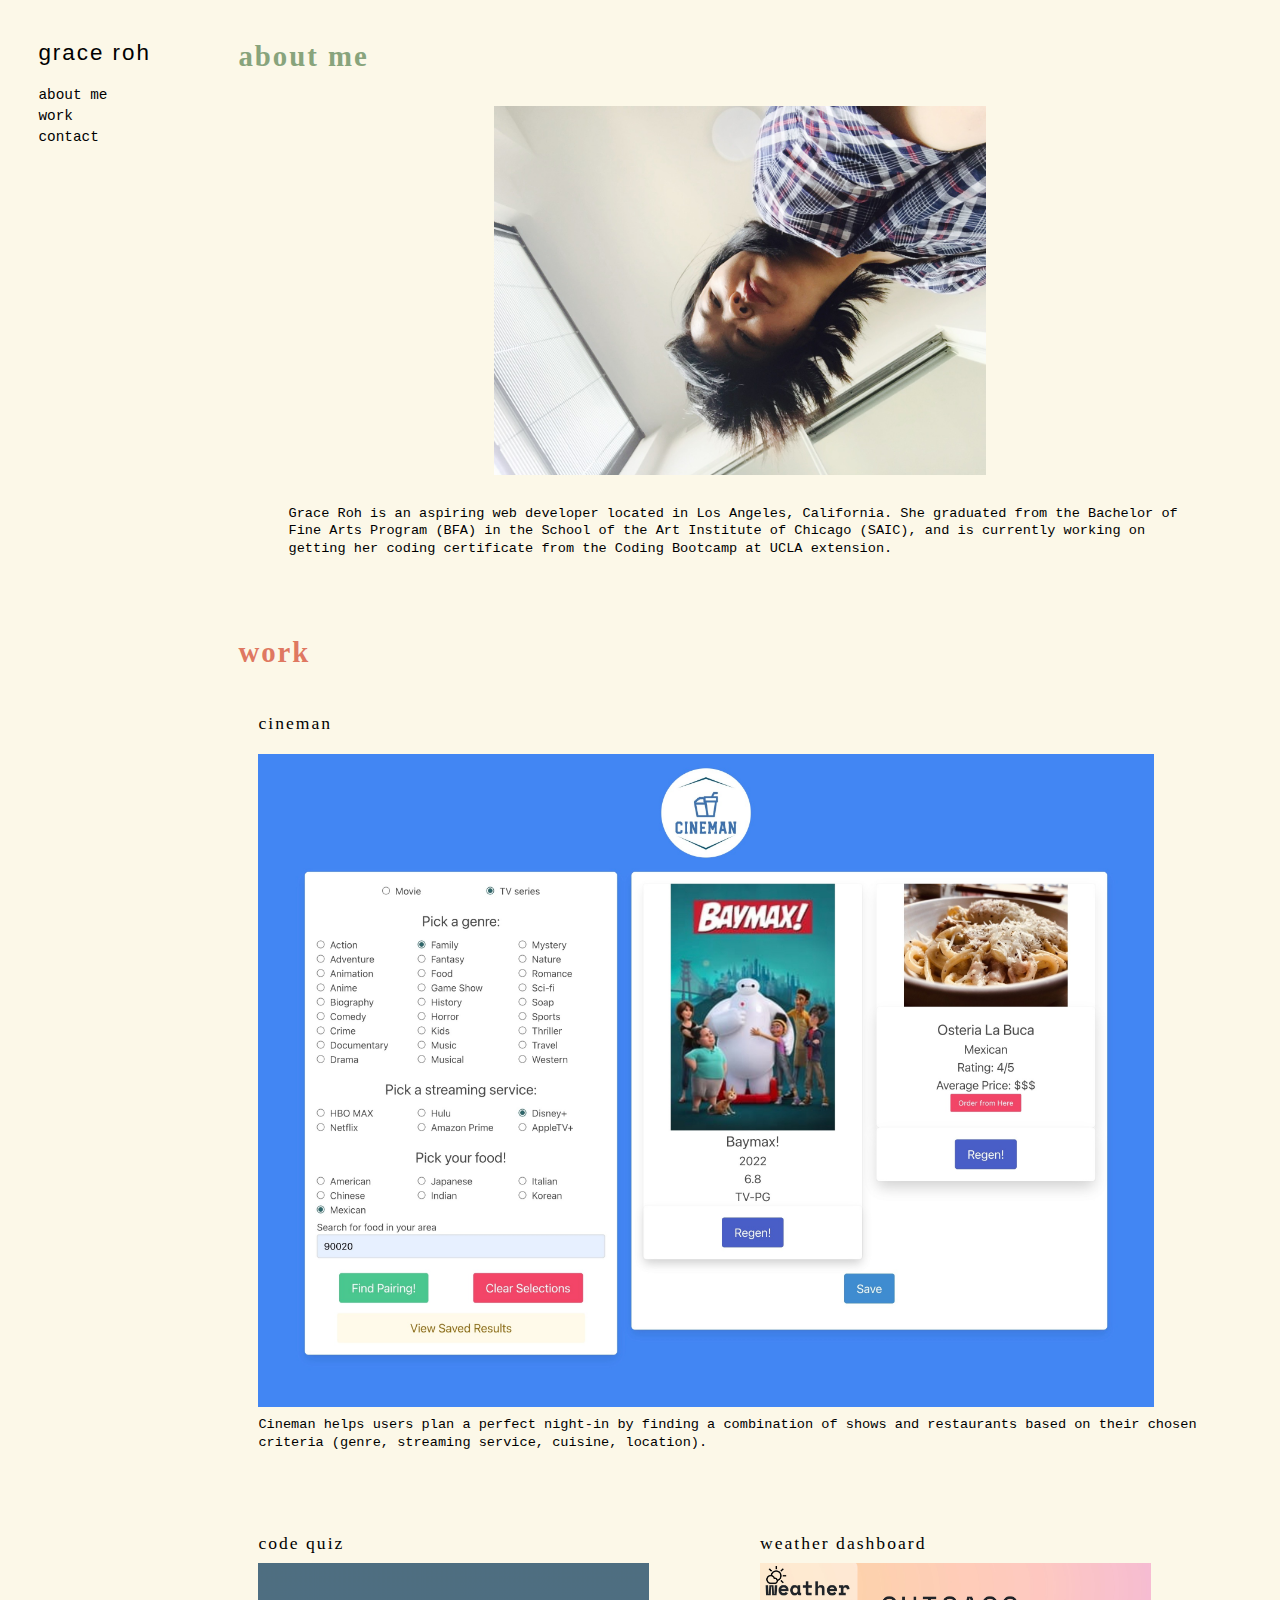
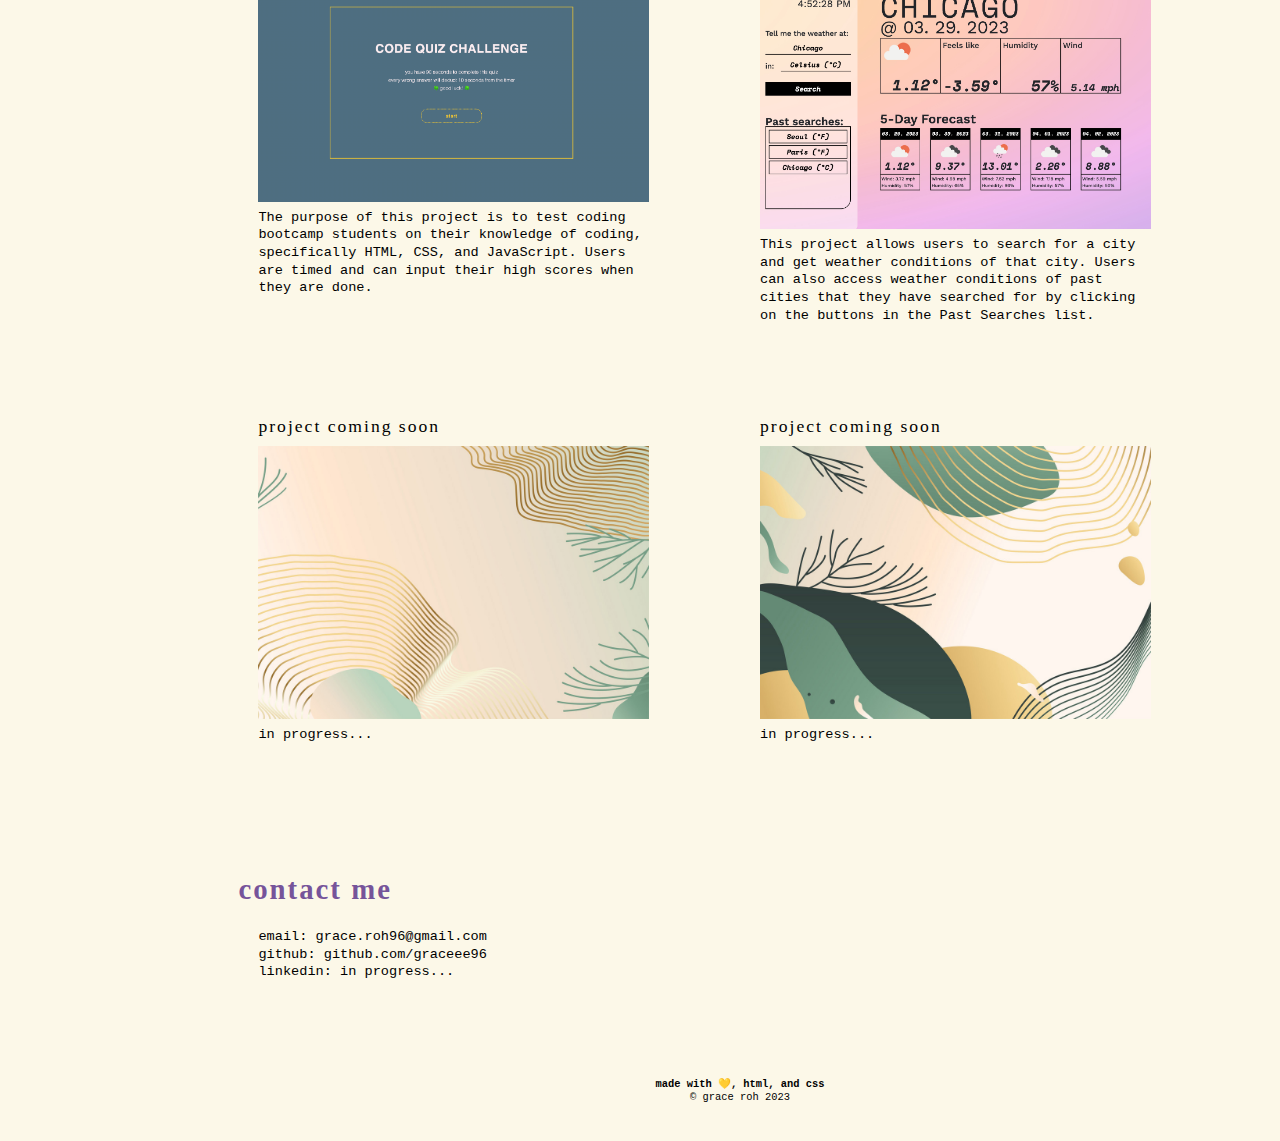
<file: index.html>
<!DOCTYPE html>
<html lang="en">
<head>
    <meta charset="UTF-8">
    <meta http-equiv="X-UA-Compatible" content="IE=edge">
    <meta name="viewport" content="width=device-width, initial-scale=1.0">
    <link rel="stylesheet" href="./assets/css/reset.css">
    <link rel="stylesheet" href="./assets/css/style.css">
    <title>Grace Roh</title>
</head>
<body>
    <header>
        <h1>Grace Roh</h1>
        <nav>
            <ul>
                <li id="sage"><a href="#about-me">about me</a></li>
                <li id="orange"><a href="#work">work</a></li>
                <li id="purple"><a href="#contact">contact</a></li>
            </ul>
        </nav>
    </header>

    <section id="about-me">
        <h2 class="section">about me</h2>

        <img src="./assets/images/profilephoto.jpg" class="profile-photo" />
        
        <p>Grace Roh is an aspiring web developer located in Los Angeles, California. She graduated from the Bachelor of Fine Arts Program (BFA) in the School of the Art Institute of Chicago (SAIC), and is currently working on getting her coding certificate from the Coding Bootcamp at UCLA extension.</p>
    </section>

    <main id="work">
        <h2 class="section">work</h2>
        <section class="main-project">
            <h3>cineman</h3>
            <a href="https://b-reddington.github.io/Cineman/"actor target="_blank"><img src="./assets/images/projects/cineman.png" class="cineman" /></a>
            <p class="description">Cineman helps users plan a perfect night-in by finding a combination of shows and restaurants based on their chosen criteria (genre, streaming service, cuisine, location).</p>
        </section>

        <section class="project">
            <h3>code quiz</h3>
            <a href="https://graceee96.github.io/code-quiz" target="_blank"><img src="assets/images/projects/code-quiz.png" class="placeholder" /></a>
            <p class="description">The purpose of this project is to test coding bootcamp students on their knowledge of coding, specifically HTML, CSS, and JavaScript. Users are timed and can input their high scores when they are done.</p>
        </section>

        <section class="project">
            <h3>weather dashboard</h3>
            <a href="https://graceee96.github.io/weather-dashboard" target="_blank"><img src="./assets/images/projects/weatherdashboard.png" class="placeholder" /></a>
            <p class="description">This project allows users to search for a city and get weather conditions of that city. Users can also access weather conditions of past cities that they have searched for by clicking on the buttons in the Past Searches list.</p>
        </section>

        <section class="project">
            <h3>Project coming soon</h3>
            <img src="./assets/images/placeholder-images/Untitled-3.jpg" class="placeholder" />
            <p class="description">in progress...</p>
        </section>

        <section class="project">
            <h3>Project coming soon</h3>
            <img src="assets/images/placeholder-images/Untitled-4.jpg" class="placeholder" />
            <p class="description">in progress...</p>
        </section>
    </main>

    <section id="contact">
        <h2 class="section">contact me</h2>
        <ul>
            <li>email: <a href="mailto:grace.roh96@gmail.com">grace.roh96@gmail.com</a></li>
            <li>github: <a href="https://github.com/graceee96">github.com/graceee96</a></li>
            <li>linkedin: in progress...</li>
        </ul>
    </section>

    <footer>
        <h4>made with 💛, html, and css</h4>
        <p class="copyright">© grace roh 2023</p>
    </footer>
</body>
</html>
</file>
<file: assets/css/style.css>
:root {
    --header-width: 200px;
    --beige: #FCF8E8;
    --sage: #88A47C;
    --orange: #DF7861;
    --purple: #76549A;
}

* {
    font-family: "Andale Mono", Consolas, monospace; /* for descriptions and long blocks of text */
    line-height: 1.3;
    background-color: var(--beige);
}

/* repeated properties */
header, #about-me, #about-me .profile-photo, #work, #contact, footer {
    padding: 3%;
} 

#about-me p,
#work .main-project .cineman,
#work .project .placeholder,
#work .project .description {
    width: 95%;
}

.section,
#about-me .profile-photo,
#work .main-project,
#work .main-project .cineman,
#work .project,
#work .project .placeholder,
#work .project .description {
    height: auto;
}

/* header -- to left side of webpage */
header {
    position: fixed;
    width: var(--header-width);
    height: 100%;
    z-index: 2;
}

header h1 {
    font-family: Optima, Candara, sans-serif;
    font-size: 140%;
    text-transform: lowercase;
    letter-spacing: 2px;
    font-weight: 300;
}

header nav {
    margin-top: 15%;
    font-size: 90%;
}

header nav ul li {
    margin-top: 2%;
}

header nav ul li:hover {
    font-weight: 800;
}

header nav ul li a {
    text-decoration: none;
    color: black;
}

#sage a:hover {
    color: var(--sage);
}

#orange a:hover {
    color: var(--orange);
}

#purple a:hover {
    color: var(--purple);
}

/* section titles */
#about-me .section, #work .section, #contact .section {
    width: 100%;
    font-family: Palatino, Bodoni, serif;
    font-size: 180%;
    text-transform: lowercase;
    letter-spacing: 2px;
}

#about-me {
    margin-left: var(--header-width);
    display: flex;
    flex-direction: row;
    flex-wrap: wrap;
}

#about-me .section {
    color: var(--sage);
}

#about-me .profile-photo {
    width: 55%;
    margin: 0 auto;
}

#about-me p {
    font-size: 85%;
    margin-left: 2%;
    padding: 0 3%;
}

#work {
    margin-left: var(--header-width);
    display: flex;
    flex-wrap: wrap;
}

#work .section {
    color: var(--orange);
}

#work .main-project h3,
#work .project h3 {
    margin-bottom: 2%;
    font-family: Palatino, Bodoni, serif;
    font-size: 110%;
    text-transform: lowercase;
    letter-spacing: 2px;
    font-weight: 300;
}

#work .main-project {
    width: 98%; /* 1(margin of .project) + width of project*/
    margin: 2% 2% 2% 0;
    padding: 2%;
}

#work .main-project .cineman {
    display: flex;
    margin-bottom: 1%;
}

#work .project {
    width: 45%;
    padding: 2%;
    margin: 2% 5% 2% 0;
    margin-bottom: 3%;
}

#work .main-project .description,
#work .project .description {
    font-size: 85%;
}

#contact {
    margin-left: var(--header-width);
}

#contact .section {
    color: var(--purple)
}

#contact ul {
    padding: 2%;
    font-size: 85%;
}

#contact ul a {
    text-decoration: none;
    color: black;
}

footer {
    margin-left: var(--header-width);
    text-align: center;
    font-size: 65%;
}

/*tablet size*/
@media screen and (max-width:992px) {
    /* header moves to top and width is 100% */
    header {
        width: 100%;
        height: 60px;
        background-color: var(--beige);
        position: fixed;
        top: 0;
        display: flex;
    }

    header h1 {
        width: 30%;
    }

    header nav {
        margin-top: 0;
        width: 70%;
        padding: 1%;

    }
    header nav ul {
       text-align: end;
    }

    header nav ul li {
        margin-left: 5%;
        margin-top: 0%;
        display: inline-block;
    }

    #about-me {
        margin-top: 60px;
    }

    #about-me, #work, #contact, footer {
        margin-left: 0px;
    }
}

/*phone size*/
@media screen and (max-width:768px) {
    header h1 {
        width: 30%;
        height: auto;
        font-size: 120%;
    }

    header nav {
        font-size: 80%;
    }

    #about-me p {
        padding: 3%;
    }

    /* projects are shown in one row */
    #work .project {
        width: 95%;
    }
}
</file>
